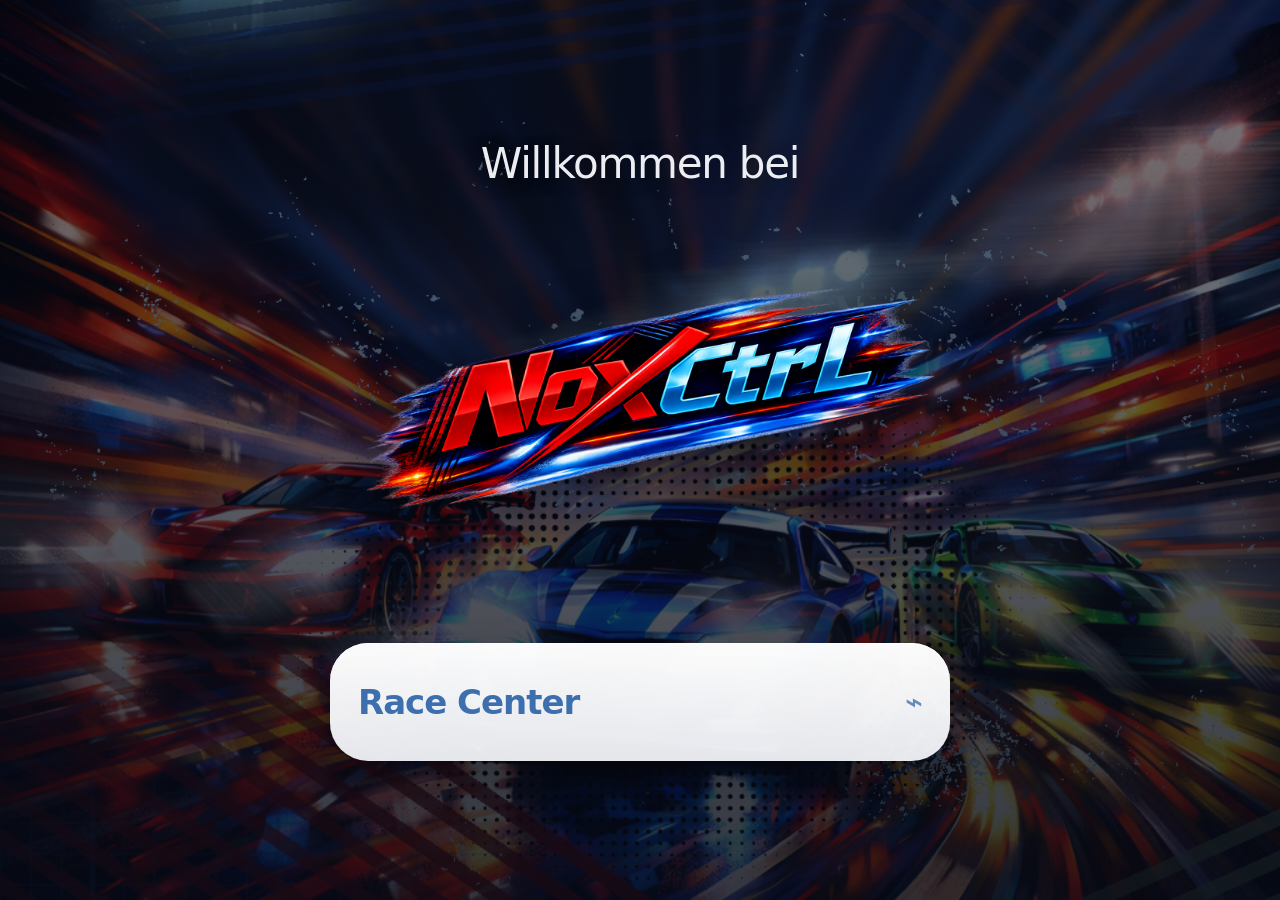
<file: index.html>
<!DOCTYPE html>
<html lang="de">
<head>
  <meta name="theme-color" content="#0b1220" />
  <meta charset="UTF-8" />
  <meta name="viewport" content="width=device-width, initial-scale=1.0" />
  <title>NoxCtrL WebApp</title>
  <link rel="stylesheet" href="style.css?v=2.2" />
  <link rel="manifest" href="manifest.json" />
  <link rel="apple-touch-icon" sizes="180x180" href="assets/icon.png" />

  <link rel="icon" type="image/png" sizes="32x32" href="assets/icon.png" />
  
  <meta name="apple-mobile-web-app-title" content="NoxCtrL" />
  <meta name="apple-mobile-web-app-capable" content="yes" />
  <meta name="apple-mobile-web-app-status-bar-style" content="black-translucent" />
</head>
<body class="landing-page">

  <main class="landing-shell">
    <div class="landing-overlay"></div>

    <section class="landing-content">
      <p class="landing-kicker">Willkommen bei</p>

      <img
        class="landing-logo"
        src="assets/app-logo.png"
        alt="NoxCtrL Logo"
      />

      <button class="race-center-button" onclick="window.location.href='race-center.html'">
        <span>Race Center</span>
        <span class="race-center-icon">⌁</span>
      </button>
    </section>
  </main>

  <script src="pwa.js?v=2.2"></script>

</body>
</html>
</file>
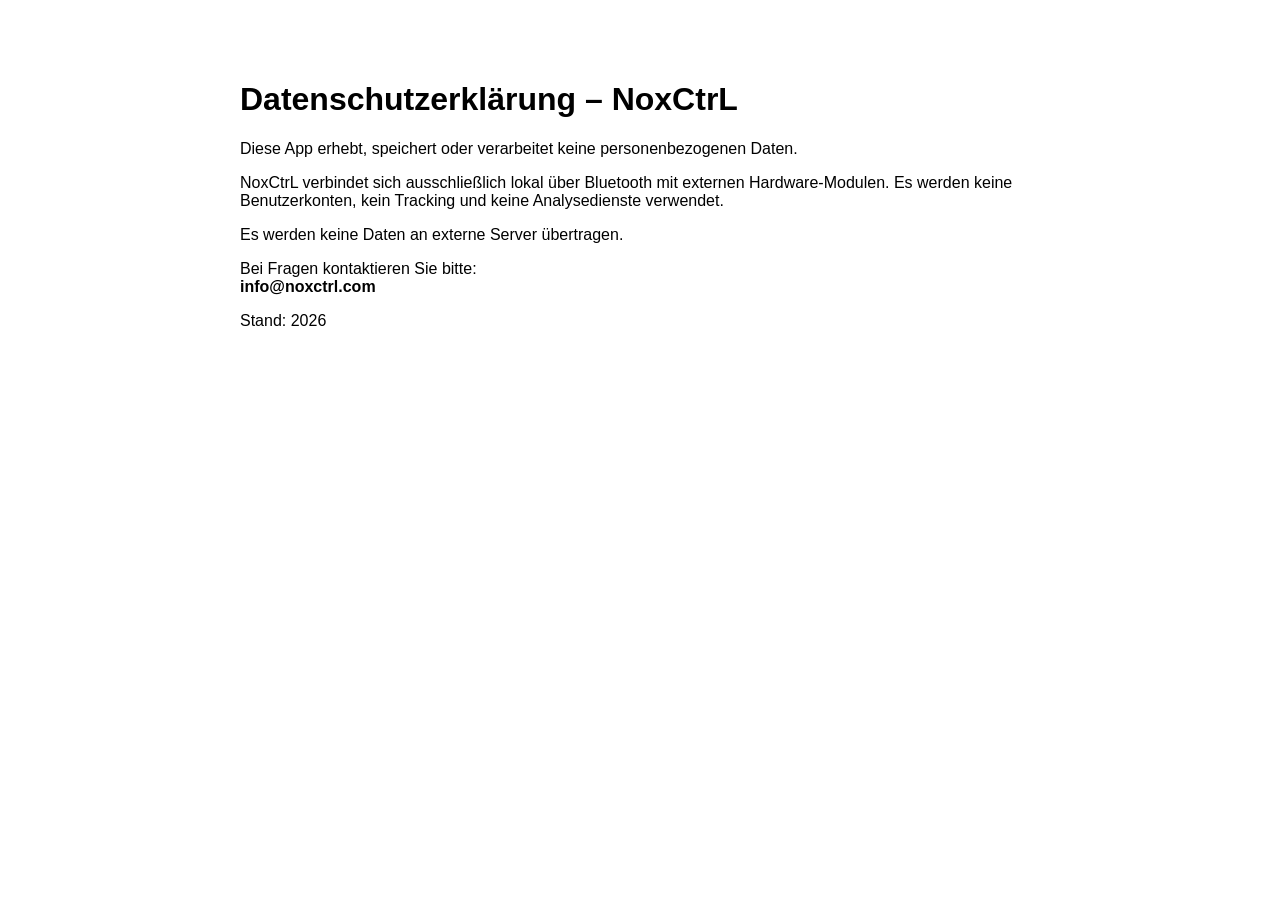
<file: privacy/index.html>
<!DOCTYPE html>
<html lang="de">
<head>
  <meta charset="UTF-8">
  <title>Datenschutz – NoxCtrL</title>
  <meta name="viewport" content="width=device-width, initial-scale=1.0">
</head>
<body style="font-family: sans-serif; max-width: 800px; margin: 40px auto; padding: 20px;">

<h1>Datenschutzerklärung – NoxCtrL</h1>

<p>Diese App erhebt, speichert oder verarbeitet keine personenbezogenen Daten.</p>

<p>NoxCtrL verbindet sich ausschließlich lokal über Bluetooth mit externen Hardware-Modulen. Es werden keine Benutzerkonten, kein Tracking und keine Analysedienste verwendet.</p>

<p>Es werden keine Daten an externe Server übertragen.</p>

<p>Bei Fragen kontaktieren Sie bitte:<br>
<strong>info@noxctrl.com</strong></p>

<p>Stand: 2026</p>

</body>
</html>
</file>
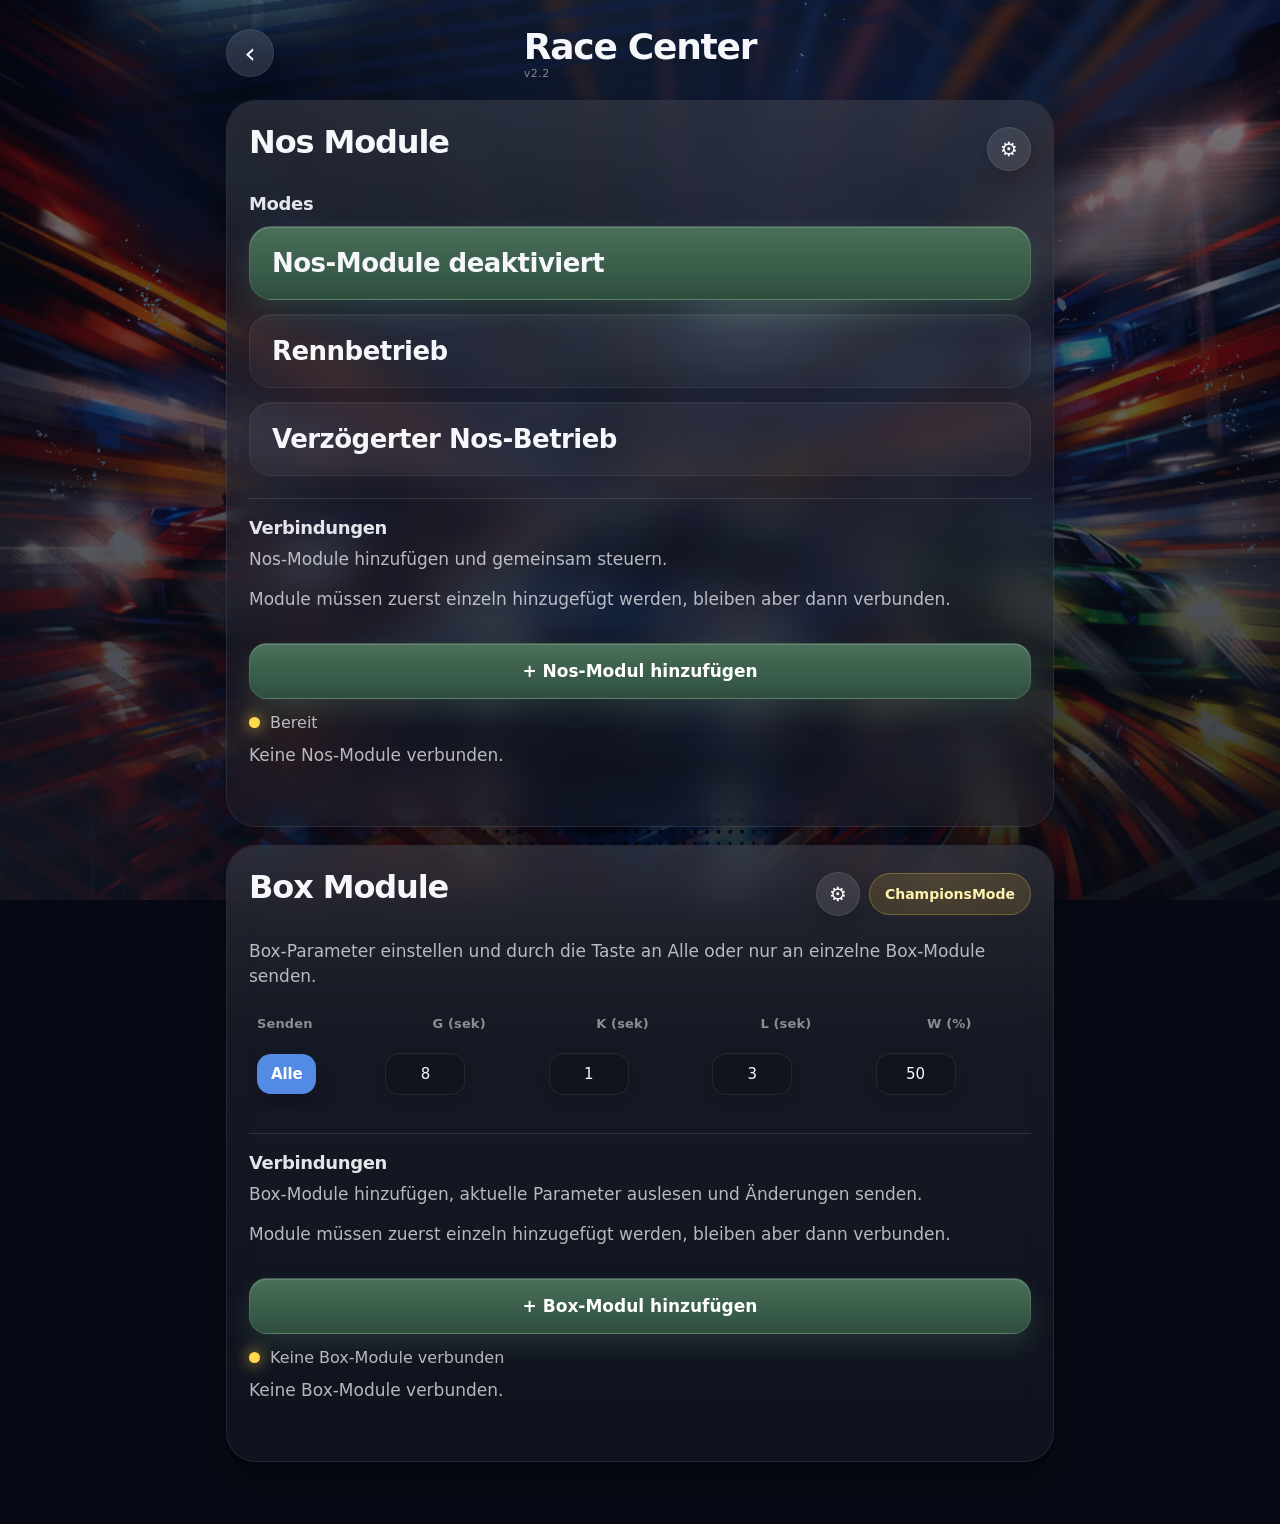
<file: race-center.html>
<!DOCTYPE html>
<html lang="de">
<head>
  <meta name="theme-color" content="#0b1220" />
  <meta charset="UTF-8" />
  <meta name="viewport" content="width=device-width, initial-scale=1.0" />
  <title>Race Center</title>
  <link rel="stylesheet" href="style.css?v=2.2" />
  <link rel="manifest" href="manifest.json" />
  <link rel="apple-touch-icon" sizes="180x180" href="assets/icon.png" />
  
  <link rel="icon" type="image/png" sizes="32x32" href="assets/icon.png" />
  
  <meta name="apple-mobile-web-app-title" content="NoxCtrL" />
  <meta name="apple-mobile-web-app-capable" content="yes" />
  <meta name="apple-mobile-web-app-status-bar-style" content="black-translucent" />
</head>
<body class="race-page">

  <main class="race-shell">
    <header class="race-header">
      <button class="back-button" onclick="window.location.href='index.html'">‹</button>
      <div>
        <h1>Race Center</h1>
        <div id="appVersion" class="app-version">v0.1</div>
      </div>
    </header>
    
    <section class="glass-card">
      <div class="card-title-row">
        <h2>Nos Module</h2>
        <button class="icon-button" id="openNosSettingsButton" aria-label="Nos Einstellungen">⚙</button>
      </div>
    
      <h3 class="card-section-title">Modes</h3>
      <div class="mode-stack">
        <button class="mode-button active" data-mode="off">Nos-Module deaktiviert</button>
        <button class="mode-button" data-mode="run">Rennbetrieb</button>
        <button class="mode-button" data-mode="delayed" id="openDelayedStartButton">Verzögerter Nos-Betrieb</button>
      </div>
    
      <div class="card-divider"></div>
    
      <h3 class="card-section-title">Verbindungen</h3>
      <p class="card-subtext">Nos-Module hinzufügen und gemeinsam steuern.</p>
    
      <div class="connection-top">
        <p class="card-subtext">Module müssen zuerst einzeln hinzugefügt werden, bleiben aber dann verbunden.</p>
    
        <button class="scan-button" id="connectNosButton">+ Nos-Modul hinzufügen</button>
    
        <div class="connection-status">
          <span id="scanStatusDot" class="status-dot yellow"></span>
          <span id="scanStatusText">Bereit</span>
        </div>
    
        <div id="nosModuleList" class="card-subtext">
          Keine Nos-Module verbunden.
        </div>
      </div>
    </section>
    
    <section class="glass-card">
      <div class="card-title-row box-card-title-row">
        <h2>Box Module</h2>
        <div class="box-title-actions">
          <button class="icon-button" id="openBoxSettingsButton" aria-label="Box-Einstellungen">⚙</button>
          <button class="champions-open-button" id="openChampionsButton">ChampionsMode</button>
        </div>
      </div>
    
      <p class="card-subtext">Box-Parameter einstellen und durch die Taste an Alle oder nur an einzelne Box-Module senden.</p>
    
      <div class="table-wrap">
        <table class="params-table">
          <thead>
            <tr>
              <th>Senden</th>
              <th>G (sek)</th>
              <th>K (sek)</th>
              <th>L (sek)</th>
              <th>W (%)</th>
            </tr>
          </thead>
          <tbody id="boxTableBody">
          </tbody>
        </table>
      </div>
      <div class="card-divider"></div>

      <h3 class="card-section-title">Verbindungen</h3>
      <p class="card-subtext">Box-Module hinzufügen, aktuelle Parameter auslesen und Änderungen senden.</p>

      <div class="connection-top">
        <p class="card-subtext">Module müssen zuerst einzeln hinzugefügt werden, bleiben aber dann verbunden.</p>
        <button class="scan-button" id="connectBoxButton">+ Box-Modul hinzufügen</button>
      
        <div class="connection-status">
          <span id="boxStatusDot" class="status-dot yellow"></span>
          <span id="boxStatusText">Keine Box-Module verbunden</span>
        </div>
      
        <div id="boxModuleList" class="card-subtext">
          Keine Box-Module verbunden.
        </div>
      </div>
    </section>
  </main>
  
  <div id="delayedStartModal" class="modal-overlay hidden">
  <div class="modal-sheet">
    <div class="modal-handle"></div>

    <div class="modal-header">
      <h2>Verzögerter Nos-Betrieb</h2>
      <button class="modal-close-button" id="closeDelayedStartButton">Abbrechen</button>
    </div>

    <div class="modal-section">
      <label class="modal-label" for="driversRange">Teilnehmende Fahrer</label>

      <div class="range-row">
        <input
          id="driversRange"
          class="drivers-range"
          type="range"
          min="1"
          max="32"
          step="1"
          value="3"
        />
        <span id="driversValue">3</span>
      </div>
    </div>

    <div class="modal-section">
      <label class="modal-label">Start nach Runden</label>

      <div class="stepper-row">
        <button class="stepper-button" id="lapsMinusButton">−</button>
        <span id="lapsValue" class="stepper-value">5</span>
        <button class="stepper-button" id="lapsPlusButton">+</button>
      </div>

      <p class="modal-hint">
        Start erfolgt nach <span id="targetPassesValue">15</span> Passes
        (Fahrer × Runden).
      </p>
    </div>

    <button class="modal-start-button" id="delayedStartConfirmButton">
      Starten
    </button>
  </div>
</div>
    
  <div id="nosSettingsModal" class="modal-overlay hidden">
    <div class="modal-sheet">
      <div class="modal-handle"></div>
  
      <div class="modal-header">
        <h2>Nos-System</h2>
        <button class="modal-close-button" id="closeNosSettingsButton">Abbrechen</button>
      </div>
  
      <div class="modal-section">
        <label class="modal-label">RunMode</label>
        <div class="toggle-pill-row">
          <button class="pill-button" data-runmode="LEGACY">Legacy</button>
          <button class="pill-button" data-runmode="NO_CATCHUP">Jeder für sich</button>
          <button class="pill-button" data-runmode="YES_CATCHUP">Aufholmechanik</button>
        </div>
      </div>
  
      <div class="modal-section">
        <label class="modal-label">Base: <span id="baseSecValue">3</span>s</label>
        <input id="baseSecRange" class="drivers-range" type="range" min="1" max="9" step="1" value="3" />
        <p class="modal-hint" id="runModeHint">Legacy: fixer Standardmodus.</p>
      </div>
  
      <div class="modal-section" id="catchupSection">
        <label class="modal-label">Aufholen alle <span id="catchupCValue">8</span> roten Intervalle</label>
        <input id="catchupCRange" class="drivers-range" type="range" min="1" max="64" step="1" value="8" />
      </div>
  
      <button class="modal-start-button" id="nosSettingsApplyButton">
        Anwenden
      </button>
    </div>
  </div>

  <div id="championsModal" class="modal-overlay hidden">
    <div class="modal-sheet champions-sheet">
      <div class="modal-handle"></div>
      <div class="modal-header">
        <h2>ChampionsMode</h2>
        <button class="modal-close-button" id="closeChampionsButton">Schließen</button>
      </div>

      <div>
        <div class="champions-level-row">
          <span>Balancing</span>
          <div class="toggle-pill-row" aria-label="Balancing-Stufe">
            <button class="pill-button" type="button" data-champions-level="moderate">Moderat</button>
            <button class="pill-button" type="button" data-champions-level="strong">Stark</button>
          </div>
        </div>

        <p class="modal-hint" id="championsExplanation">
          Ordne die verbundenen BoxModule nach dem Rennergebnis. Platz 1 wird eingebremst,
          der letzte Platz unterstützt. Frühere Ergebnisse und Serien fließen in die Berechnung ein.
        </p>

        <div id="championsEmpty" class="champions-empty hidden">
          Mindestens zwei verbundene BoxModule werden benötigt.
        </div>
        <ol id="championsRanking" class="champions-ranking"></ol>
        <div id="championsPreview" class="champions-preview hidden"></div>

        <button class="modal-start-button" id="championsPrepareButton">Platzierung bestätigen</button>
        <button class="modal-start-button hidden" id="championsSendButton">Änderungen senden</button>
        <button class="champions-secondary-button hidden" id="championsEditButton">Platzierung noch einmal ändern</button>

        <div class="champions-history-row">
          <span>Gespeicherte Ergebnisse</span>
          <strong id="championsHistoryCount">0</strong>
        </div>
        <button class="champions-reset-button" id="championsResetButton">Ergebnisgeschichte zurücksetzen</button>
      </div>
    </div>
  </div>

  <div id="boxSettingsModal" class="modal-overlay hidden">
    <div class="modal-sheet box-settings-sheet">
      <div class="modal-handle"></div>
      <div class="modal-header">
        <h2>Box-Einstellungen</h2>
        <button class="modal-close-button" id="closeBoxSettingsButton">Schließen</button>
      </div>

      <section class="box-settings-section">
        <h3>BoxModule benennen</h3>
        <p class="modal-hint">Bis zu vier Buchstaben. Der Name wird dauerhaft im BoxModul gespeichert.</p>
        <div id="boxNameSettings" class="box-name-settings"></div>
      </section>

      <section class="box-settings-section">
        <h3>Sensor-Erkennung</h3>
        <p class="modal-hint">Die Erkennung bestimmt, wie schnell ein Fahrzeug bestätigt wird. Die Distanz legt den maximalen Abstand zum Sensor fest.</p>
        <div class="table-wrap">
          <table class="sensor-table">
            <thead><tr><th>Senden</th><th>Erkennung</th><th>Distanz</th></tr></thead>
            <tbody id="sensorSettingsBody"></tbody>
          </table>
        </div>
        <p id="boxSettingsStatus" class="box-settings-status"></p>
      </section>
    </div>
  </div>
  
<script src="app.js?v=2.2"></script>
<script src="pwa.js?v=2.2"></script>
</body>
</html>
</file>
<file: style.css>
:root {
  --bg-dark: #060913;
  --bg-overlay-top: rgba(7, 11, 22, 0.50);
  --bg-overlay-bottom: rgba(7, 11, 22, 0.82);

  --card: rgba(20, 24, 37, 0.52);
  --card-strong: rgba(24, 29, 44, 0.68);
  --card-border: rgba(255, 255, 255, 0.08);
  --card-highlight: rgba(255, 255, 255, 0.10);

  --text: #f5f7fb;
  --text-soft: rgba(245, 247, 251, 0.72);
  --text-faint: rgba(245, 247, 251, 0.52);

  --accent: #355b8d;
  --accent-bright: #4f82c4;
  --accent-soft: rgba(79, 130, 196, 0.22);

  --active: #2f4f3e;
  --active-bright: #4a6f5a;
  
  --success: #3fb36b;
  --warning: #ffd84d;

  --slot1: #9e61d1;
  --slot2: #f28c2d;
  --slot3: #42c6d8;
  --slot4: #e24d8b;

  --shadow-lg: 0 24px 70px rgba(0, 0, 0, 0.34);
  --shadow-md: 0 16px 40px rgba(0, 0, 0, 0.24);
  --shadow-sm: 0 8px 20px rgba(0, 0, 0, 0.18);

  --radius-xl: 30px;
  --radius-lg: 22px;
  --radius-md: 16px;

  --blur: 18px;
}

* {
  box-sizing: border-box;
}

.hidden {
  display: none !important;
}

html,
body {
  margin: 0;
  min-height: 100%;
  font-family:
    Inter,
    ui-sans-serif,
    system-ui,
    -apple-system,
    BlinkMacSystemFont,
    "Segoe UI",
    sans-serif;
  color: var(--text);
  background: var(--bg-dark);
  -webkit-font-smoothing: antialiased;
  -moz-osx-font-smoothing: grayscale;
}

body {
  background-image:
    linear-gradient(var(--bg-overlay-top), var(--bg-overlay-bottom)),
    url("assets/background.png");
  background-size: cover;
  background-position: center;
  background-attachment: fixed;
}

button,
select {
  font: inherit;
}

button {
  cursor: pointer;
  border: none;
  transition:
    transform 0.16s ease,
    opacity 0.16s ease,
    box-shadow 0.18s ease,
    background 0.18s ease,
    border-color 0.18s ease;
}

button:hover {
  transform: translateY(-1px);
}

button:active {
  transform: scale(0.985);
}

button:focus-visible,
select:focus-visible {
  outline: 2px solid rgba(79, 130, 196, 0.8);
  outline-offset: 2px;
}

.landing-shell {
  min-height: 100vh;
  display: flex;
  align-items: center;
  justify-content: center;
  padding: 28px 20px;
}

.landing-content {
  width: 100%;
  max-width: 620px;
  text-align: center;
}

.landing-kicker {
  margin: 0 0 18px 0;
  font-size: clamp(24px, 4.5vw, 42px);
  font-weight: 500;
  letter-spacing: -0.03em;
  color: rgba(245, 247, 251, 0.96);
  text-shadow: 0 4px 20px rgba(0, 0, 0, 0.28);
}

.landing-logo {
  width: min(600px, 96%);
  display: block;
  margin: 0 auto 40px auto;
  filter: drop-shadow(0 12px 34px rgba(0, 0, 0, 0.28));
}

.race-center-button {
  width: 100%;
  min-height: 118px;
  border-radius: 38px;
  padding: 24px 28px;
  background:
    linear-gradient(180deg, rgba(255, 255, 255, 0.98), rgba(245, 247, 251, 0.93));
  color: #3d6fae;
  display: flex;
  align-items: center;
  justify-content: space-between;
  font-size: clamp(24px, 4vw, 34px);
  font-weight: 700;
  letter-spacing: -0.03em;
  box-shadow:
    0 20px 44px rgba(0, 0, 0, 0.24),
    inset 0 1px 0 rgba(255, 255, 255, 0.85);
}

.race-center-button:hover {
  box-shadow:
    0 24px 54px rgba(0, 0, 0, 0.28),
    inset 0 1px 0 rgba(255, 255, 255, 0.92);
}

.race-center-icon {
  font-size: 30px;
  opacity: 0.78;
}

.race-page {
  position: relative;
}

.race-page::before {
  content: "";
  position: fixed;
  inset: 0;
  pointer-events: none;
  background:
    radial-gradient(circle at top center, rgba(79, 130, 196, 0.14), transparent 35%),
    radial-gradient(circle at bottom left, rgba(255, 255, 255, 0.05), transparent 30%);
}

.race-shell {
  position: relative;
  max-width: 860px;
  margin: 0 auto;
  padding: 22px 16px 44px;
}

.race-header {
  position: relative;
  display: flex;
  align-items: center;
  justify-content: center;
  min-height: 62px;
  margin-bottom: 16px;
}

.race-header h1 {
  margin: 0;
  font-size: clamp(26px, 4vw, 36px);
  font-weight: 700;
  letter-spacing: -0.035em;
  text-shadow: 0 4px 18px rgba(0, 0, 0, 0.25);
}

.back-button {
  position: absolute;
  left: 0;
  width: 48px;
  height: 48px;
  border-radius: 999px;
  background: rgba(255, 255, 255, 0.12);
  color: white;
  font-size: 29px;
  line-height: 1;
  backdrop-filter: blur(10px);
  border: 1px solid rgba(255, 255, 255, 0.08);
  box-shadow: var(--shadow-sm);
}

.glass-card {
  position: relative;
  overflow: hidden;
  background:
    linear-gradient(180deg, rgba(255,255,255,0.03), rgba(255,255,255,0.01)),
    var(--card);
  border: 1px solid var(--card-border);
  border-radius: var(--radius-xl);
  padding: 22px;
  backdrop-filter: blur(var(--blur));
  -webkit-backdrop-filter: blur(var(--blur));
  box-shadow: var(--shadow-md);
  margin-bottom: 18px;
}

.glass-card::before {
  content: "";
  position: absolute;
  inset: 0;
  pointer-events: none;
  border-radius: inherit;
  background: linear-gradient(
    180deg,
    rgba(255,255,255,0.07),
    rgba(255,255,255,0.01) 30%,
    rgba(255,255,255,0.00)
  );
}

.glass-card h2 {
  position: relative;
  margin: 0 0 14px 0;
  font-size: clamp(24px, 4vw, 32px);
  font-weight: 700;
  letter-spacing: -0.035em;
}

.card-subtext {
  position: relative;
  margin: -3px 0 18px 0;
  color: var(--text-soft);
  font-size: 17px;
  line-height: 1.45;
}

.card-title-row {
  position: relative;
  display: flex;
  align-items: center;
  justify-content: space-between;
  gap: 12px;
}

.card-title-row h2 {
  margin-bottom: 14px;
}

.icon-button {
  position: relative;
  width: 44px;
  height: 44px;
  border-radius: 999px;
  color: white;
  background: rgba(255,255,255,0.10);
  border: 1px solid rgba(255,255,255,0.10);
  font-size: 20px;
  box-shadow: var(--shadow-sm);
}

.champions-open-button {
  position: relative;
  min-height: 42px;
  padding: 0 15px;
  border-radius: 999px;
  color: #fff3b0;
  background: rgba(196, 151, 45, 0.2);
  border: 1px solid rgba(255, 216, 77, 0.28);
  font-size: 14px;
  font-weight: 700;
}

.box-title-actions {
  display: flex;
  align-items: center;
  gap: 9px;
}

.box-card-title-row {
  margin-bottom: 22px;
}

.box-settings-sheet {
  max-height: min(92vh, 860px);
  overflow-y: auto;
}

.box-settings-section + .box-settings-section {
  margin-top: 24px;
  padding-top: 22px;
  border-top: 1px solid rgba(255, 255, 255, 0.1);
}

.box-settings-section h3 {
  margin: 0 0 8px;
  font-size: 18px;
}

.box-name-settings {
  display: grid;
  gap: 10px;
  margin-top: 14px;
}

.box-name-row {
  display: grid;
  grid-template-columns: minmax(90px, 1fr) 86px 46px;
  gap: 9px;
  align-items: center;
}

.box-name-label {
  min-width: 0;
  display: grid;
  gap: 2px;
}

.box-name-label small {
  color: var(--text-faint);
}

.box-name-input {
  width: 86px;
  min-height: 42px;
  padding: 0 10px;
  border-radius: 11px;
  border: 1px solid rgba(255, 255, 255, 0.1);
  background: rgba(0, 0, 0, 0.2);
  color: white;
  text-align: center;
  text-transform: uppercase;
  font: 700 15px ui-monospace, SFMono-Regular, Menlo, monospace;
}

.box-name-save {
  width: 46px;
  height: 42px;
  border-radius: 11px;
  background: var(--accent);
  color: white;
  font-weight: 800;
}

.sensor-table {
  width: 100%;
  min-width: 430px;
  border-collapse: separate;
  border-spacing: 0 9px;
}

.sensor-table th,
.sensor-table td {
  padding: 4px 7px;
  text-align: center;
}

.sensor-table th {
  color: var(--text-faint);
  font-size: 12px;
}

.sensor-table th:first-child,
.sensor-table td:first-child {
  text-align: left;
}

.sensor-send-button {
  min-height: 40px;
  padding: 0 13px;
  border-radius: 12px;
  background: var(--accent);
  color: white;
  font-weight: 700;
}

.sensor-select {
  min-width: 112px;
  min-height: 40px;
  padding: 0 10px;
  border-radius: 11px;
  border: 1px solid rgba(255, 255, 255, 0.09);
  background: rgba(0, 0, 0, 0.2);
  color: white;
  text-align: center;
}

.sensor-select.draft {
  border-color: rgba(255, 216, 77, 0.55);
  background: rgba(255, 216, 77, 0.12);
}

.box-settings-status {
  min-height: 20px;
  margin: 10px 0 0;
  color: var(--text-soft);
  font-size: 13px;
}

.box-settings-empty {
  padding: 14px;
  border-radius: 12px;
  background: rgba(255, 216, 77, 0.09);
  color: var(--warning);
}

@media (max-width: 520px) {
  .box-title-actions {
    align-items: flex-end;
    flex-direction: column;
  }

  .champions-open-button {
    min-height: 36px;
    padding: 0 11px;
    font-size: 12px;
  }
}

.champions-sheet {
  max-height: min(90vh, 820px);
  overflow-y: auto;
}

.champions-level-row {
  display: flex;
  align-items: center;
  justify-content: space-between;
  gap: 14px;
  margin: 16px 0;
  font-weight: 700;
}

@media (max-width: 560px) {
  .champions-level-row {
    align-items: stretch;
    flex-direction: column;
  }
}

.champions-empty {
  margin: 18px 0;
  padding: 16px;
  border-radius: 14px;
  background: rgba(255, 216, 77, 0.1);
  color: var(--warning);
}

.champions-ranking {
  list-style: none;
  margin: 18px 0;
  padding: 0;
  display: grid;
  gap: 10px;
}

.champions-rank-item {
  display: flex;
  align-items: center;
  gap: 12px;
  padding: 12px;
  border-radius: 14px;
  background: rgba(255, 255, 255, 0.06);
  border: 1px solid rgba(255, 255, 255, 0.07);
}

.champions-place {
  width: 32px;
  color: #ffe26b;
  font-size: 20px;
  font-weight: 800;
}

.champions-box {
  min-width: 0;
  flex: 1;
  display: grid;
  gap: 3px;
}

.champions-box small {
  color: var(--text-soft);
  font-family: ui-monospace, SFMono-Regular, Menlo, monospace;
}

.champions-move {
  display: flex;
  gap: 6px;
}

.champions-move button {
  width: 38px;
  height: 38px;
  border-radius: 10px;
  color: white;
  background: rgba(255, 255, 255, 0.1);
}

.champions-move button:disabled {
  opacity: 0.25;
  cursor: default;
}

.champions-preview {
  display: grid;
  gap: 10px;
  margin: 18px 0;
}

.champions-change {
  padding: 13px;
  border-radius: 14px;
  background: rgba(255, 255, 255, 0.06);
}

.champions-change > div:first-child,
.champions-history-row {
  display: flex;
  justify-content: space-between;
  align-items: center;
  gap: 10px;
}

.champions-values {
  margin-top: 9px;
  display: grid;
  grid-template-columns: 1fr auto 1fr;
  gap: 8px;
  align-items: center;
  font: 12px ui-monospace, SFMono-Regular, Menlo, monospace;
}

.champions-values span {
  padding: 8px;
  border-radius: 9px;
  background: rgba(79, 130, 196, 0.15);
}

.champions-send-state {
  font-size: 11px;
  color: var(--text-soft);
}

.champions-send-state.confirmed { color: var(--success); }
.champions-send-state.failed { color: var(--warning); }

.champions-secondary-button,
.champions-reset-button {
  width: 100%;
  margin-top: 10px;
  padding: 12px;
  border-radius: 12px;
  background: rgba(255, 255, 255, 0.07);
  color: var(--text-soft);
}

.champions-history-row {
  margin-top: 22px;
  padding-top: 18px;
  border-top: 1px solid rgba(255, 255, 255, 0.1);
}

.champions-reset-button {
  color: #ff9e9e;
}

.champions-reset-button:disabled {
  opacity: 0.4;
}

.mode-stack {
  position: relative;
  display: flex;
  flex-direction: column;
  gap: 14px;
}

.mode-button {
  width: 100%;
  min-height: 74px;
  border-radius: 22px;
  background:
    linear-gradient(180deg, rgba(255,255,255,0.06), rgba(255,255,255,0.04));
  color: var(--text);
  text-align: left;
  padding: 0 22px;
  font-size: clamp(18px, 3vw, 26px);
  font-weight: 700;
  letter-spacing: -0.02em;
  border: 1px solid rgba(255,255,255,0.05);
  box-shadow: inset 0 1px 0 rgba(255,255,255,0.04);
}

.mode-button.active {
  background:
    linear-gradient(180deg, var(--active-bright), var(--active));
  border-color: rgba(255,255,255,0.10);
  box-shadow:
    0 12px 26px rgba(79, 122, 95, 0.30),
    inset 0 1px 0 rgba(255,255,255,0.18);
}

.toggle-row {
  position: relative;
  display: flex;
  align-items: center;
  justify-content: space-between;
  gap: 16px;
  flex-wrap: wrap;
}


.toggle-button,
.scan-button {
  min-height: 56px;
  padding: 0 20px;
  border-radius: 18px;
  font-size: 17px;
  font-weight: 700;
  color: white;
  background:
    linear-gradient(180deg, var(--active-bright), var(--active));
  border: 1px solid rgba(255,255,255,0.10);
  box-shadow:
    0 12px 24px rgba(79, 122, 95, 0.26),
    inset 0 1px 0 rgba(255,255,255,0.16);
}

.connection-top {
  position: relative;
  display: flex;
  flex-direction: column;
  gap: 14px;
  margin-bottom: 18px;
}

.connection-status {
  display: flex;
  align-items: center;
  gap: 10px;
  color: var(--text-soft);
  font-size: 16px;
}

.status-dot {
  width: 11px;
  height: 11px;
  border-radius: 50%;
  display: inline-block;
  box-shadow: 0 0 16px currentColor;
}

.status-dot.yellow {
  background: var(--warning);
  color: var(--warning);
}

.status-dot.green {
  background: var(--success);
  color: var(--success);
}

.table-wrap {
  position: relative;
  overflow-x: auto;
  padding-bottom: 2px;
  scrollbar-width: thin;
}

.table-wrap::-webkit-scrollbar {
  height: 8px;
}

.table-wrap::-webkit-scrollbar-thumb {
  background: rgba(255,255,255,0.12);
  border-radius: 999px;
}

.params-table {
  width: 100%;
  min-width: 640px;
  border-collapse: separate;
  border-spacing: 0 10px;
}

.params-table th {
  padding: 0 8px 8px;
  font-size: 13px;
  font-weight: 600;
  color: var(--text-faint);
  text-align: center;
  letter-spacing: 0.01em;
}

.params-table th:first-child,
.params-table td:first-child {
  text-align: left;
}

.params-table td {
  padding: 4px 8px;
  vertical-align: middle;
}

.send-button {
  min-height: 40px;
  padding: 0 14px;
  border-radius: 14px;
  font-size: 15px;
  font-weight: 700;
  color: white;
  letter-spacing: -0.01em;
  box-shadow: var(--shadow-sm);
}

.send-all {
  background: rgba(93, 156, 255, 0.88);
}

.send-slot-1 { background: rgba(158, 97, 209, 0.88); }
.send-slot-2 { background: rgba(242, 140, 45, 0.88); }
.send-slot-3 { background: rgba(66, 198, 216, 0.88); }
.send-slot-4 { background: rgba(226, 77, 139, 0.88); }

.value-button {
  min-width: 80px;
  min-height: 42px;
  padding: 0 12px;
  border-radius: 14px;
  background:
    linear-gradient(180deg, rgba(0,0,0,0.20), rgba(0,0,0,0.14));
  color: var(--text);
  font-size: 15px;
  border: 1px solid rgba(255,255,255,0.08);
  box-shadow:
    inset 0 1px 0 rgba(255,255,255,0.03),
    0 4px 12px rgba(0,0,0,0.10);
  appearance: none;
  -webkit-appearance: none;
  text-align: center;
}

.value-button.draft {
  background:
    linear-gradient(180deg, rgba(255,216,77,0.18), rgba(255,216,77,0.10));
  border: 1px solid rgba(255,216,77,0.42);
  box-shadow:
    inset 0 1px 0 rgba(255,255,255,0.04),
    0 0 0 1px rgba(255,216,77,0.08);
}

@media (max-width: 640px) {
  .landing-shell {
    padding: 20px 16px;
  }

  .landing-kicker {
    font-size: 22px;
    margin-bottom: 16px;
  }

  .landing-logo {
    margin-bottom: 28px;
  }

  .race-center-button {
    min-height: 98px;
    border-radius: 30px;
    padding: 20px 22px;
    font-size: 21px;
  }

  .race-center-icon {
    font-size: 26px;
  }

  .race-shell {
    padding: 16px 14px 34px;
  }

  .glass-card {
    border-radius: 24px;
    padding: 18px;
  }

  .race-header h1 {
    font-size: 28px;
  }

  .glass-card h2 {
    font-size: 24px;
  }

  .mode-button {
    min-height: 66px;
    font-size: 19px;
    border-radius: 18px;
    padding: 0 18px;
  }

  .toggle-button,
  .scan-button {
    min-height: 52px;
    font-size: 16px;
    padding: 0 18px;
  }

  .card-subtext,
  .connection-status {
    font-size: 15px;
  }

  .back-button {
    width: 44px;
    height: 44px;
    font-size: 26px;
  }
}
body.modal-open {
  overflow: hidden;
}

.modal-overlay {
  position: fixed;
  inset: 0;
  z-index: 1000;
  display: flex;
  align-items: flex-end;
  justify-content: center;
  padding: 20px;
  background: rgba(6, 9, 19, 0.56);
  backdrop-filter: blur(12px);
  -webkit-backdrop-filter: blur(12px);
}

.modal-overlay.hidden {
  display: none;
}

.modal-sheet {
  width: 100%;
  max-width: 560px;
  border-radius: 30px;
  padding: 18px 18px 22px;
  background:
    linear-gradient(180deg, rgba(36, 41, 57, 0.96), rgba(24, 28, 40, 0.98));
  border: 1px solid rgba(255, 255, 255, 0.08);
  box-shadow: 0 30px 70px rgba(0, 0, 0, 0.38);
}

.modal-handle {
  width: 52px;
  height: 6px;
  border-radius: 999px;
  background: rgba(255, 255, 255, 0.28);
  margin: 0 auto 18px;
}

.modal-header {
  display: flex;
  align-items: flex-start;
  justify-content: space-between;
  gap: 12px;
  margin-bottom: 20px;
}

.modal-header h2 {
  margin: 0;
  font-size: clamp(28px, 5vw, 42px);
  line-height: 1.02;
  letter-spacing: -0.04em;
}

.modal-close-button {
  min-height: 42px;
  padding: 0 14px;
  border-radius: 999px;
  background: transparent;
  border: 1.5px solid rgba(255, 208, 224, 0.65);
  color: rgba(255, 236, 244, 0.92);
  font-size: 16px;
  font-weight: 700;
}

.modal-section {
  margin-bottom: 22px;
}

.modal-label {
  display: block;
  margin-bottom: 12px;
  font-size: 22px;
  font-weight: 700;
  letter-spacing: -0.02em;
}

.range-row {
  display: grid;
  grid-template-columns: minmax(0, 1fr) auto;
  align-items: center;
  gap: 14px;
}

.range-value {
  min-width: 44px;
  text-align: right;
  font-size: 30px;
  font-weight: 800;
  letter-spacing: -0.03em;
}

.drivers-range {
  width: 100%;
  accent-color: #8fb0ff;
}

.stepper-row {
  display: flex;
  align-items: center;
  gap: 14px;
  margin-bottom: 10px;
}

.stepper-button {
  width: 52px;
  height: 42px;
  border-radius: 14px;
  background: rgba(255, 255, 255, 0.10);
  color: white;
  font-size: 28px;
  line-height: 1;
  font-weight: 500;
}

.stepper-value {
  min-width: 48px;
  text-align: center;
  font-size: 32px;
  font-weight: 800;
  letter-spacing: -0.04em;
}

.modal-hint {
  margin: 0;
  color: var(--text-soft);
  font-size: 15px;
  line-height: 1.45;
}

.modal-start-button {
  width: 100%;
  min-height: 62px;
  border-radius: 999px;
  font-size: 24px;
  font-weight: 800;
  letter-spacing: -0.02em;
  color: white;
  background: linear-gradient(180deg, #9bb0ff, #7e99ff);
  box-shadow: 0 14px 34px rgba(126, 153, 255, 0.28);
}

@media (max-width: 640px) {
  .modal-overlay {
    padding: 14px;
  }

  .modal-sheet {
    border-radius: 26px;
    padding: 16px 16px 20px;
  }

  .modal-header h2 {
    font-size: 24px;
  }

  .modal-label {
    font-size: 18px;
  }

  .range-value,
  .stepper-value {
    font-size: 24px;
  }

  .modal-start-button {
    min-height: 58px;
    font-size: 20px;
  }
}.toggle-pill-row {
  display: flex;
  gap: 10px;
  flex-wrap: wrap;
}

.pill-button {
  min-height: 46px;
  padding: 0 18px;
  border-radius: 999px;
  background: rgba(255, 255, 255, 0.08);
  color: white;
  font-size: 16px;
  font-weight: 700;
  border: 1px solid rgba(255,255,255,0.08);
}

.pill-button.active {
  background: linear-gradient(180deg, var(--active-bright), var(--active));
  box-shadow:
    0 10px 22px rgba(47, 79, 62, 0.28),
    inset 0 1px 0 rgba(255,255,255,0.16);
}

.dual-stepper-grid {
  display: grid;
  grid-template-columns: 1fr 1fr;
  gap: 14px;
}

.mini-label {
  margin-bottom: 8px;
  color: var(--text-soft);
  font-size: 14px;
  font-weight: 600;
}

@media (max-width: 640px) {
  .dual-stepper-grid {
    grid-template-columns: 1fr;
  }

  .pill-button {
    min-height: 42px;
    font-size: 15px;
  }
}

.app-version {
  font-size: 11px;
  opacity: 0.5;
  letter-spacing: 0.5px;
}

.card-section-title {
  position: relative;
  margin: 18px 0 12px;
  font-size: 18px;
  font-weight: 800;
  letter-spacing: -0.02em;
  color: var(--text);
  opacity: 0.92;
}

.card-divider {
  height: 1px;
  width: 100%;
  margin: 22px 0 18px;
  background: rgba(255, 255, 255, 0.12);
}
</file>
